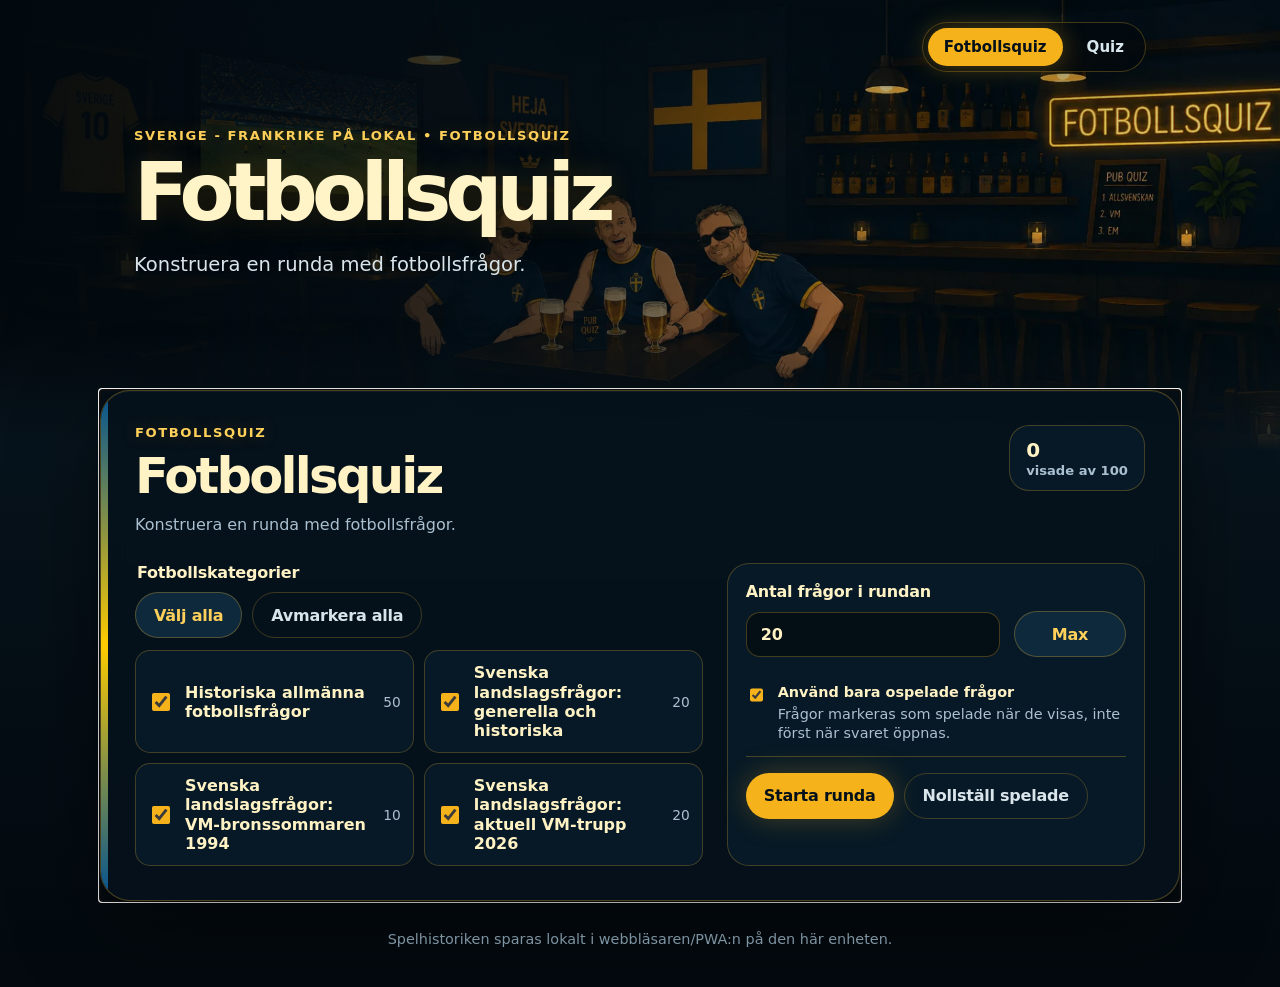
<file: index.html>
<!doctype html>
<html lang="sv">
<head>
  <meta charset="utf-8">
  <meta name="viewport" content="width=device-width, initial-scale=1, viewport-fit=cover">
  <meta name="theme-color" content="#07131c" id="theme-color">
  <meta name="description" content="Ett enkelt mobilvänligt och offlinekompatibelt pubquiz för fotboll och blandade kategorier.">
  <title>Quiz</title>
  <link rel="manifest" href="./manifest.webmanifest">
  <link rel="icon" href="./assets/icons/favicon.ico" sizes="any">
  <link rel="icon" type="image/png" sizes="48x48" href="./assets/icons/favicon-48x48.png">
  <link rel="icon" type="image/png" sizes="32x32" href="./assets/icons/favicon-32x32.png">
  <link rel="icon" type="image/png" sizes="16x16" href="./assets/icons/favicon-16x16.png">
  <link rel="apple-touch-icon" sizes="180x180" href="./assets/icons/apple-touch-icon.png">
  <link rel="preload" as="image" href="./assets/hero.webp">
  <link rel="preload" as="image" href="./assets/football-hero.webp">
  <link rel="stylesheet" href="./styles.css">
</head>
<body class="view-football">
  <header class="hero" role="banner">
    <nav class="topbar" aria-label="Huvudnavigation">
      <div class="nav-links">
        <a href="#football" data-view-link="football">Fotbollsquiz</a>
        <a href="#quiz" data-view-link="custom">Quiz</a>
      </div>
    </nav>

    <section class="hero-copy" aria-label="Introduktion">
      <p class="kicker" id="hero-kicker">Sverige - Frankrike på lokal • fotbollsquiz</p>
      <h1 id="hero-title">Fotbollsquiz</h1>
      <p id="hero-description">Konstruera en runda med fotbollsfrågor.</p>
    </section>
  </header>

  <main id="app" class="app-shell" tabindex="-1">
    <noscript>Du behöver aktivera JavaScript för att köra quizet.</noscript>
  </main>

  <footer class="site-footer">
    <p>Spelhistoriken sparas lokalt i webbläsaren/PWA:n på den här enheten.</p>
  </footer>

  <script src="./quiz-data.js" defer></script>
  <script src="./app.js" defer></script>
</body>
</html>
</file>
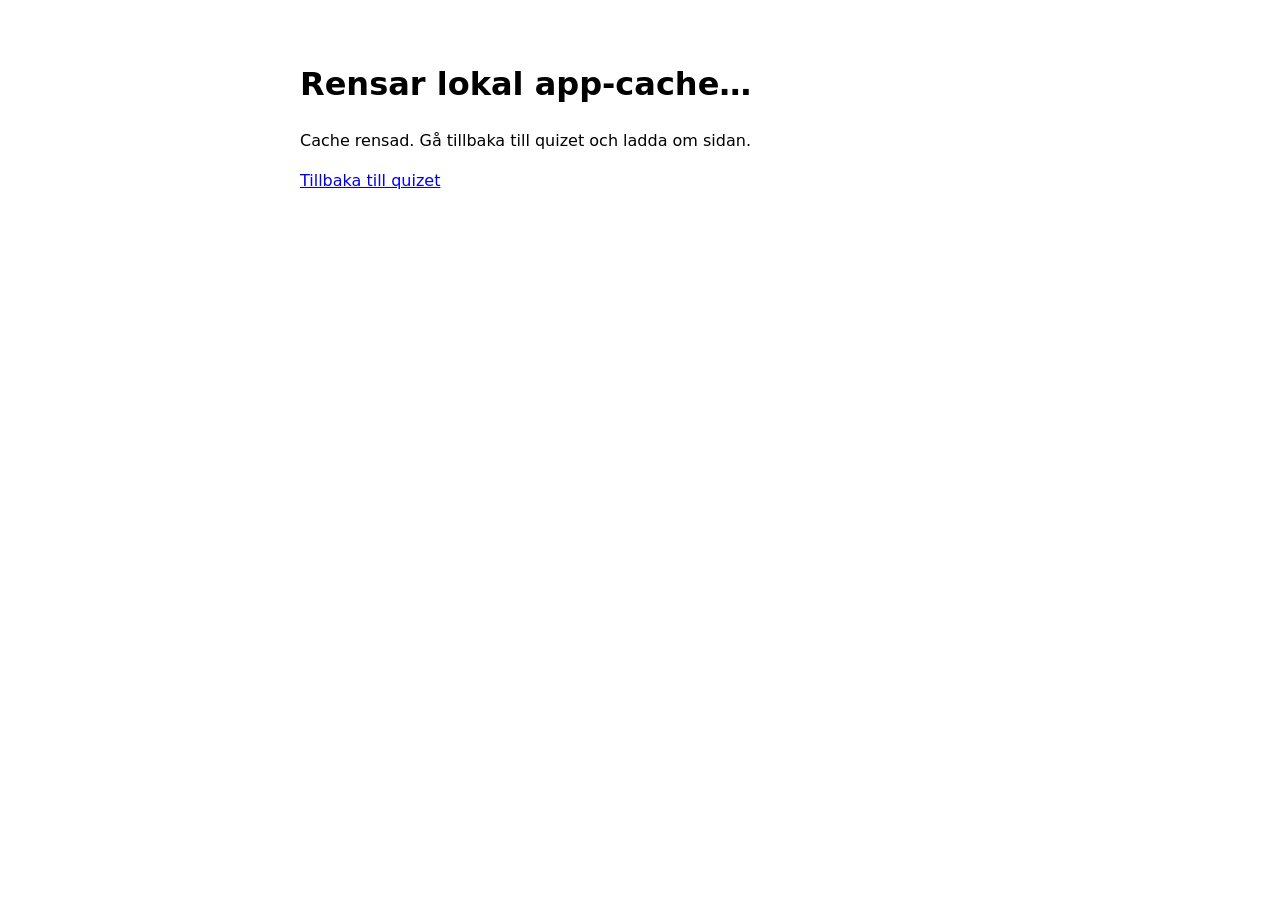
<file: reset-cache.html>
<!doctype html>
<html lang="sv">
<head>
  <meta charset="utf-8">
  <meta name="viewport" content="width=device-width, initial-scale=1">
  <title>Rensa Quiz-cache</title>
  <style>body{font-family:system-ui,sans-serif;max-width:680px;margin:60px auto;padding:0 20px;line-height:1.5}</style>
</head>
<body>
  <h1>Rensar lokal app-cache…</h1>
  <p id="status">Vänta ett ögonblick.</p>
  <p><a href="./">Tillbaka till quizet</a></p>
  <script>
    (async () => {
      try {
        if ("serviceWorker" in navigator) {
          const regs = await navigator.serviceWorker.getRegistrations();
          await Promise.all(regs.map((reg) => reg.unregister()));
        }
        if ("caches" in window) {
          const keys = await caches.keys();
          await Promise.all(keys.map((key) => caches.delete(key)));
        }
        document.getElementById("status").textContent = "Cache rensad. Gå tillbaka till quizet och ladda om sidan.";
      } catch (error) {
        document.getElementById("status").textContent = "Kunde inte rensa allt automatiskt. Öppna DevTools > Application och rensa Service Workers/Storage.";
      }
    })();
  </script>
</body>
</html>
</file>
<file: styles.css>
:root {
  color-scheme: light;
  --bg: #fffaf1;
  --surface: #fffdf8;
  --surface-strong: #fff7e8;
  --ink: #2f2418;
  --muted: #78634d;
  --line: rgba(92, 62, 33, 0.16);
  --accent: #8a5a2b;
  --accent-strong: #69411d;
  --accent-soft: #f0d3a8;
  --green: #4f7f45;
  --shadow: 0 22px 70px rgba(80, 50, 20, 0.15);
  --radius-xl: 30px;
  --radius-lg: 22px;
  --radius-md: 15px;
  --max: 1080px;
}

* { box-sizing: border-box; }

html { scroll-behavior: smooth; }

body {
  margin: 0;
  min-height: 100vh;
  font-family: ui-sans-serif, system-ui, -apple-system, BlinkMacSystemFont, "Segoe UI", sans-serif;
  background: linear-gradient(180deg, #fff7e6 0%, var(--bg) 44%, #fff 100%);
  color: var(--ink);
}

button, input { font: inherit; }

button {
  border: 0;
  cursor: pointer;
}

button:disabled {
  cursor: not-allowed;
  opacity: 0.48;
}

.hero {
  position: relative;
  min-height: 410px;
  background:
    linear-gradient(90deg, rgba(255, 250, 241, 0.95) 0%, rgba(255, 250, 241, 0.78) 39%, rgba(255, 250, 241, 0.12) 78%),
    url("./assets/hero.webp") center / cover no-repeat;
  overflow: hidden;
}

.hero::after {
  content: "";
  position: absolute;
  inset: auto 0 0;
  height: 120px;
  background: linear-gradient(180deg, rgba(255, 250, 241, 0), var(--bg));
  pointer-events: none;
}

.topbar {
  position: relative;
  z-index: 2;
  max-width: var(--max);
  margin: 0 auto;
  padding: 22px clamp(18px, 4vw, 34px);
  display: flex;
  align-items: center;
  justify-content: flex-end;
  gap: 16px;
}

.brand,
.nav-links a {
  text-decoration: none;
  color: var(--ink);
}

.brand {
  font-weight: 850;
  letter-spacing: -0.03em;
  font-size: clamp(1.15rem, 3vw, 1.45rem);
}

.nav-links {
  display: flex;
  align-items: center;
  gap: 8px;
  padding: 5px;
  border: 1px solid var(--line);
  border-radius: 999px;
  background: rgba(255, 253, 248, 0.72);
  backdrop-filter: blur(12px);
}

.nav-links a {
  display: inline-flex;
  min-height: 38px;
  align-items: center;
  border-radius: 999px;
  padding: 0 16px;
  font-size: 0.94rem;
  font-weight: 750;
  color: var(--muted);
}

.nav-links a[aria-current="page"] {
  background: var(--accent);
  color: #fffdf8;
  box-shadow: 0 8px 22px rgba(105, 65, 29, 0.22);
}

.hero-copy {
  position: relative;
  z-index: 1;
  max-width: var(--max);
  margin: 34px auto 0;
  padding: 0 clamp(18px, 4vw, 34px) 90px;
}

.kicker {
  margin: 0 0 12px;
  color: var(--accent-strong);
  font-size: 0.82rem;
  font-weight: 850;
  letter-spacing: 0.12em;
  text-transform: uppercase;
}

.hero h1 {
  max-width: 650px;
  margin: 0;
  font-size: clamp(2.25rem, 8vw, 5rem);
  line-height: 0.94;
  letter-spacing: -0.075em;
}

.hero-copy p:last-child {
  max-width: 560px;
  margin: 20px 0 0;
  color: var(--muted);
  font-size: clamp(1.03rem, 2.6vw, 1.22rem);
  line-height: 1.55;
}

.app-shell {
  width: min(var(--max), calc(100% - 32px));
  margin: -60px auto 0;
  position: relative;
  z-index: 3;
}

.panel {
  background: rgba(255, 253, 248, 0.92);
  border: 1px solid var(--line);
  border-radius: var(--radius-xl);
  box-shadow: var(--shadow);
  padding: clamp(18px, 4vw, 34px);
  backdrop-filter: blur(14px);
}

.panel + .panel { margin-top: 18px; }

.panel-header {
  display: grid;
  grid-template-columns: minmax(0, 1fr) auto;
  gap: 22px;
  align-items: start;
  margin-bottom: 26px;
}

.panel-header h2,
.round-card h2,
.done-card h2 {
  margin: 0;
  font-size: clamp(1.8rem, 5vw, 3.1rem);
  line-height: 0.98;
  letter-spacing: -0.055em;
}

.lead {
  margin: 12px 0 0;
  color: var(--muted);
  line-height: 1.55;
  max-width: 680px;
}

.stat-pill {
  display: inline-flex;
  flex-direction: column;
  gap: 1px;
  white-space: nowrap;
  border-radius: 20px;
  padding: 12px 16px;
  background: var(--surface-strong);
  border: 1px solid var(--line);
  color: var(--muted);
  font-size: 0.82rem;
  font-weight: 750;
}

.stat-pill strong {
  color: var(--ink);
  font-size: 1.25rem;
}

.setup-grid {
  display: grid;
  grid-template-columns: minmax(0, 1.25fr) minmax(280px, 0.75fr);
  gap: 24px;
}

fieldset {
  margin: 0;
  border: 0;
  padding: 0;
}

legend,
.field-label {
  display: block;
  margin-bottom: 10px;
  color: var(--ink);
  font-weight: 850;
  letter-spacing: -0.015em;
}

.category-grid {
  display: grid;
  grid-template-columns: repeat(2, minmax(0, 1fr));
  gap: 10px;
}

.category-card,
.included-card {
  display: grid;
  grid-template-columns: auto 1fr auto;
  gap: 12px;
  align-items: center;
  min-height: 62px;
  border: 1px solid var(--line);
  border-radius: var(--radius-md);
  padding: 12px;
  background: #fffefb;
}

.category-card {
  cursor: pointer;
  user-select: none;
}

.category-card:hover { border-color: rgba(138, 90, 43, 0.36); }

.category-card input {
  width: 18px;
  height: 18px;
  accent-color: var(--accent);
}

.category-title {
  font-weight: 760;
  line-height: 1.2;
}

.category-count {
  color: var(--muted);
  font-size: 0.86rem;
  white-space: nowrap;
}

.included-list {
  display: grid;
  gap: 10px;
}

.included-card {
  grid-template-columns: 1fr auto;
}

.category-tools {
  display: flex;
  flex-wrap: wrap;
  gap: 10px;
  margin-bottom: 12px;
}

.options-card {
  border: 1px solid var(--line);
  border-radius: var(--radius-lg);
  background: var(--surface);
  padding: 18px;
}

.option-row {
  display: flex;
  gap: 12px;
  align-items: flex-start;
  padding: 12px 0;
  border-bottom: 1px solid var(--line);
}

.option-row:last-child { border-bottom: 0; }

.option-row input[type="checkbox"] {
  margin-top: 3px;
  width: 18px;
  height: 18px;
  accent-color: var(--accent);
}

.option-row span {
  display: block;
  color: var(--muted);
  font-size: 0.9rem;
  line-height: 1.35;
}

.count-row {
  display: grid;
  grid-template-columns: 1fr 112px;
  gap: 14px;
  align-items: end;
  margin-bottom: 14px;
}

.count-row input {
  width: 100%;
  border: 1px solid var(--line);
  border-radius: 14px;
  background: #fff;
  color: var(--ink);
  padding: 12px 14px;
  font-weight: 800;
}

.actions {
  display: flex;
  flex-wrap: wrap;
  gap: 10px;
  align-items: center;
}

.options-card .actions {
  margin-top: 16px;
}

.btn {
  min-height: 46px;
  border-radius: 999px;
  padding: 0 18px;
  font-weight: 850;
  letter-spacing: -0.015em;
}

.btn-primary {
  background: var(--accent);
  color: #fffdf8;
  box-shadow: 0 12px 30px rgba(105, 65, 29, 0.23);
}

.btn-primary:hover { background: var(--accent-strong); }

.btn-secondary {
  background: var(--surface-strong);
  color: var(--accent-strong);
  border: 1px solid rgba(138, 90, 43, 0.22);
}

.btn-ghost {
  background: transparent;
  color: var(--accent-strong);
  border: 1px solid var(--line);
}

.warning {
  margin: 14px 0 0;
  color: #8b3b24;
  font-weight: 720;
}

.round-card {
  background: rgba(255, 253, 248, 0.96);
  border: 1px solid var(--line);
  border-radius: var(--radius-xl);
  box-shadow: var(--shadow);
  overflow: hidden;
}

.round-top {
  padding: 18px clamp(18px, 4vw, 32px);
  background: var(--surface-strong);
  border-bottom: 1px solid var(--line);
}

.progress-meta {
  display: flex;
  justify-content: space-between;
  gap: 12px;
  color: var(--muted);
  font-weight: 800;
  font-size: 0.92rem;
}

.progress-bar {
  margin-top: 12px;
  height: 9px;
  border-radius: 999px;
  overflow: hidden;
  background: rgba(138, 90, 43, 0.13);
}

.progress-bar span {
  display: block;
  height: 100%;
  width: var(--progress, 0%);
  border-radius: inherit;
  background: linear-gradient(90deg, var(--accent), #c98a3d);
}

.question-area {
  padding: clamp(22px, 5vw, 44px);
}

.category-badge {
  display: inline-flex;
  margin-bottom: 18px;
  border-radius: 999px;
  padding: 7px 12px;
  color: var(--accent-strong);
  background: var(--surface-strong);
  border: 1px solid var(--line);
  font-size: 0.82rem;
  font-weight: 850;
}

.question-text {
  margin: 0;
  font-size: clamp(1.6rem, 5vw, 3.25rem);
  line-height: 1.05;
  letter-spacing: -0.055em;
}

.answer-box {
  margin-top: 24px;
  border: 1px solid rgba(79, 127, 69, 0.24);
  border-radius: var(--radius-lg);
  background: rgba(79, 127, 69, 0.08);
  padding: 18px;
}

.answer-label {
  margin: 0 0 6px;
  color: var(--green);
  font-size: 0.82rem;
  font-weight: 900;
  text-transform: uppercase;
  letter-spacing: 0.09em;
}

.answer-text {
  margin: 0;
  font-size: clamp(1.15rem, 3vw, 1.55rem);
  line-height: 1.35;
  font-weight: 760;
}

.round-controls {
  display: grid;
  grid-template-columns: minmax(120px, 0.38fr) minmax(180px, 1fr) minmax(120px, 0.38fr);
  gap: 12px;
  align-items: center;
  padding: 18px clamp(18px, 4vw, 32px) clamp(18px, 4vw, 32px);
}

.arrow-btn {
  min-height: 72px;
  border-radius: 22px;
  background: var(--surface-strong);
  color: var(--accent-strong);
  border: 1px solid rgba(138, 90, 43, 0.22);
  font-size: 1rem;
  line-height: 1;
  font-weight: 900;
  display: inline-flex;
  align-items: center;
  justify-content: center;
  gap: 8px;
  text-align: center;
}

.arrow-symbol {
  font-size: 2rem;
  line-height: 1;
}

.arrow-label {
  font-size: 0.82rem;
  letter-spacing: 0.02em;
  text-transform: uppercase;
}

.toggle-answer {
  min-height: 72px;
  border-radius: 22px;
  background: var(--accent);
  color: #fffdf8;
  font-size: 1.02rem;
  font-weight: 900;
}

.round-exit-actions {
  display: flex;
  justify-content: center;
  margin: 18px auto 0;
}

.btn-quiet {
  min-height: 40px;
  padding: 0 15px;
  background: transparent;
  color: var(--muted);
  border: 1px solid var(--line);
  opacity: 0.78;
}

.btn-quiet:hover { opacity: 1; }

.done-card {
  text-align: center;
}

.done-card p {
  color: var(--muted);
  line-height: 1.55;
}

.done-stats {
  display: grid;
  grid-template-columns: repeat(3, 1fr);
  gap: 12px;
  margin: 24px 0;
}

.done-stat {
  border: 1px solid var(--line);
  border-radius: var(--radius-md);
  padding: 14px;
  background: var(--surface-strong);
}

.done-stat strong {
  display: block;
  font-size: 1.8rem;
}

.site-footer {
  width: min(var(--max), calc(100% - 32px));
  margin: 30px auto 40px;
  color: var(--muted);
  font-size: 0.9rem;
  text-align: center;
}


/* Football view: darker sportsbar theme using the football header image. */
body.view-football {
  --bg: #07131c;
  --surface: rgba(8, 22, 33, 0.94);
  --surface-strong: rgba(13, 35, 52, 0.96);
  --ink: #fff2c4;
  --muted: #aac0d0;
  --line: rgba(255, 194, 48, 0.25);
  --accent: #f5b21a;
  --accent-strong: #ffd15a;
  --accent-soft: rgba(245, 178, 26, 0.15);
  --green: #83d98b;
  --shadow: 0 28px 90px rgba(0, 0, 0, 0.46);
  background:
    radial-gradient(circle at 85% -10%, rgba(245, 178, 26, 0.22), transparent 34rem),
    linear-gradient(180deg, #031019 0%, var(--bg) 44%, #03090e 100%);
}

body.view-football .hero {
  min-height: 450px;
  background:
    linear-gradient(90deg, rgba(2, 9, 14, 0.96) 0%, rgba(3, 12, 19, 0.78) 36%, rgba(3, 12, 19, 0.16) 78%),
    url("./assets/football-hero.webp") center / cover no-repeat;
}

body.view-football .hero::after {
  background: linear-gradient(180deg, rgba(7, 19, 28, 0), var(--bg));
}

body.view-football .brand,
body.view-football .nav-links a {
  color: var(--ink);
}

body.view-football .nav-links {
  background: rgba(2, 9, 14, 0.62);
  border-color: rgba(255, 194, 48, 0.25);
  box-shadow: 0 18px 40px rgba(0, 0, 0, 0.22);
}

body.view-football .nav-links a {
  color: #d8e6ed;
}

body.view-football .nav-links a[aria-current="page"] {
  background: var(--accent);
  color: #04111a;
  box-shadow: 0 0 24px rgba(245, 178, 26, 0.34);
}

body.view-football .kicker {
  color: var(--accent-strong);
  text-shadow: 0 0 18px rgba(245, 178, 26, 0.28);
}

body.view-football .hero h1 {
  max-width: 720px;
  color: #fff3c8;
  text-shadow: 0 10px 38px rgba(0, 0, 0, 0.55), 0 0 28px rgba(245, 178, 26, 0.2);
}

body.view-football .hero-copy p:last-child {
  color: #d9e5eb;
}

body.view-football .app-shell {
  max-width: 1160px;
}

body.view-football .panel,
body.view-football .round-card {
  background: rgba(6, 18, 28, 0.92);
  border-color: rgba(255, 194, 48, 0.28);
  box-shadow: var(--shadow), inset 0 1px 0 rgba(255, 255, 255, 0.04);
}

body.view-football .panel {
  position: relative;
  overflow: hidden;
}

body.view-football .panel::before {
  content: "";
  position: absolute;
  inset: 0 auto 0 0;
  width: 7px;
  background: linear-gradient(180deg, #005293, #fecb00, #005293);
}

body.view-football .setup-grid {
  grid-template-columns: minmax(0, 0.95fr) minmax(300px, 0.7fr);
}

body.view-football .category-card,
body.view-football .included-card,
body.view-football .options-card,
body.view-football .stat-pill,
body.view-football .done-stat {
  background: rgba(9, 27, 41, 0.86);
  border-color: rgba(255, 194, 48, 0.24);
}

body.view-football .category-card:hover {
  border-color: rgba(255, 210, 90, 0.6);
  background: rgba(14, 42, 63, 0.92);
}

body.view-football .category-card input,
body.view-football .option-row input[type="checkbox"] {
  accent-color: var(--accent);
}

body.view-football .count-row input {
  background: rgba(2, 9, 14, 0.68);
  border-color: rgba(255, 194, 48, 0.26);
  color: var(--ink);
}

body.view-football .btn-primary,
body.view-football .toggle-answer {
  background: var(--accent);
  color: #04111a;
  box-shadow: 0 0 28px rgba(245, 178, 26, 0.26);
}

body.view-football .btn-primary:hover,
body.view-football .toggle-answer:hover {
  background: var(--accent-strong);
}

body.view-football .btn-secondary,
body.view-football .arrow-btn {
  background: rgba(15, 43, 62, 0.94);
  color: var(--accent-strong);
  border-color: rgba(255, 194, 48, 0.28);
}

body.view-football .btn-ghost {
  color: #d9e5eb;
  border-color: rgba(255, 194, 48, 0.22);
}

body.view-football .round-top {
  background: rgba(9, 27, 41, 0.95);
  border-bottom-color: rgba(255, 194, 48, 0.24);
}

body.view-football .progress-bar {
  background: rgba(255, 194, 48, 0.15);
}

body.view-football .progress-bar span {
  background: linear-gradient(90deg, #005293, #fecb00);
}

body.view-football .category-badge {
  color: #04111a;
  background: var(--accent);
  border-color: rgba(255, 194, 48, 0.32);
}

body.view-football .answer-box {
  border-color: rgba(131, 217, 139, 0.28);
  background: rgba(131, 217, 139, 0.1);
}

body.view-football .site-footer {
  color: #9bb5c6;
}

@media (max-width: 820px) {
  .hero { min-height: 360px; background-position: 70% center; }
  body.view-football .hero { background-position: 50% center; }
  body.view-football .setup-grid { grid-template-columns: 1fr; }
  .topbar { align-items: flex-start; flex-direction: column; }
  .nav-links { width: 100%; justify-content: space-between; }
  .nav-links a { flex: 1; justify-content: center; }
  .hero-copy { margin-top: 16px; }
  .panel-header { grid-template-columns: 1fr; }
  .setup-grid { grid-template-columns: 1fr; }
  .category-grid { grid-template-columns: 1fr; }
  .round-controls { grid-template-columns: minmax(84px, 0.36fr) minmax(140px, 1fr) minmax(84px, 0.36fr); }
  .arrow-btn, .toggle-answer { min-height: 62px; border-radius: 18px; }
  .arrow-label { font-size: 0.72rem; }
  .done-stats { grid-template-columns: 1fr; }
}

@media (max-width: 520px) {
  .app-shell { width: min(100% - 20px, var(--max)); margin-top: -46px; }
  .hero { min-height: 335px; }
  body.view-football .hero {
    min-height: 360px;
    background:
      radial-gradient(ellipse at 35% 62%, rgba(255, 218, 116, 0.18) 0%, rgba(255, 218, 116, 0.08) 30%, rgba(255, 218, 116, 0) 58%),
      linear-gradient(90deg, rgba(2, 9, 14, 0.92) 0%, rgba(3, 12, 19, 0.64) 35%, rgba(3, 12, 19, 0.16) 78%),
      url("./assets/football-hero.webp") 49% center / cover no-repeat;
  }
  body.view-custom .hero { background-position: 76% center; }
  .hero-copy p:last-child { display: none; }
  .panel { border-radius: 22px; }
  .count-row { grid-template-columns: 1fr; }
  .round-controls { grid-template-columns: 64px 1fr 64px; gap: 8px; }
  .arrow-btn { gap: 0; padding: 0 4px; }
  .arrow-symbol { font-size: 1.85rem; }
  .arrow-label { display: none; }
}

.option-copy strong {
  display: block;
  margin-bottom: 2px;
}

.option-copy span {
  display: block;
  color: var(--muted);
  font-size: 0.9rem;
  line-height: 1.35;
}
.option-copy strong { color: var(--ink); }
</file>
